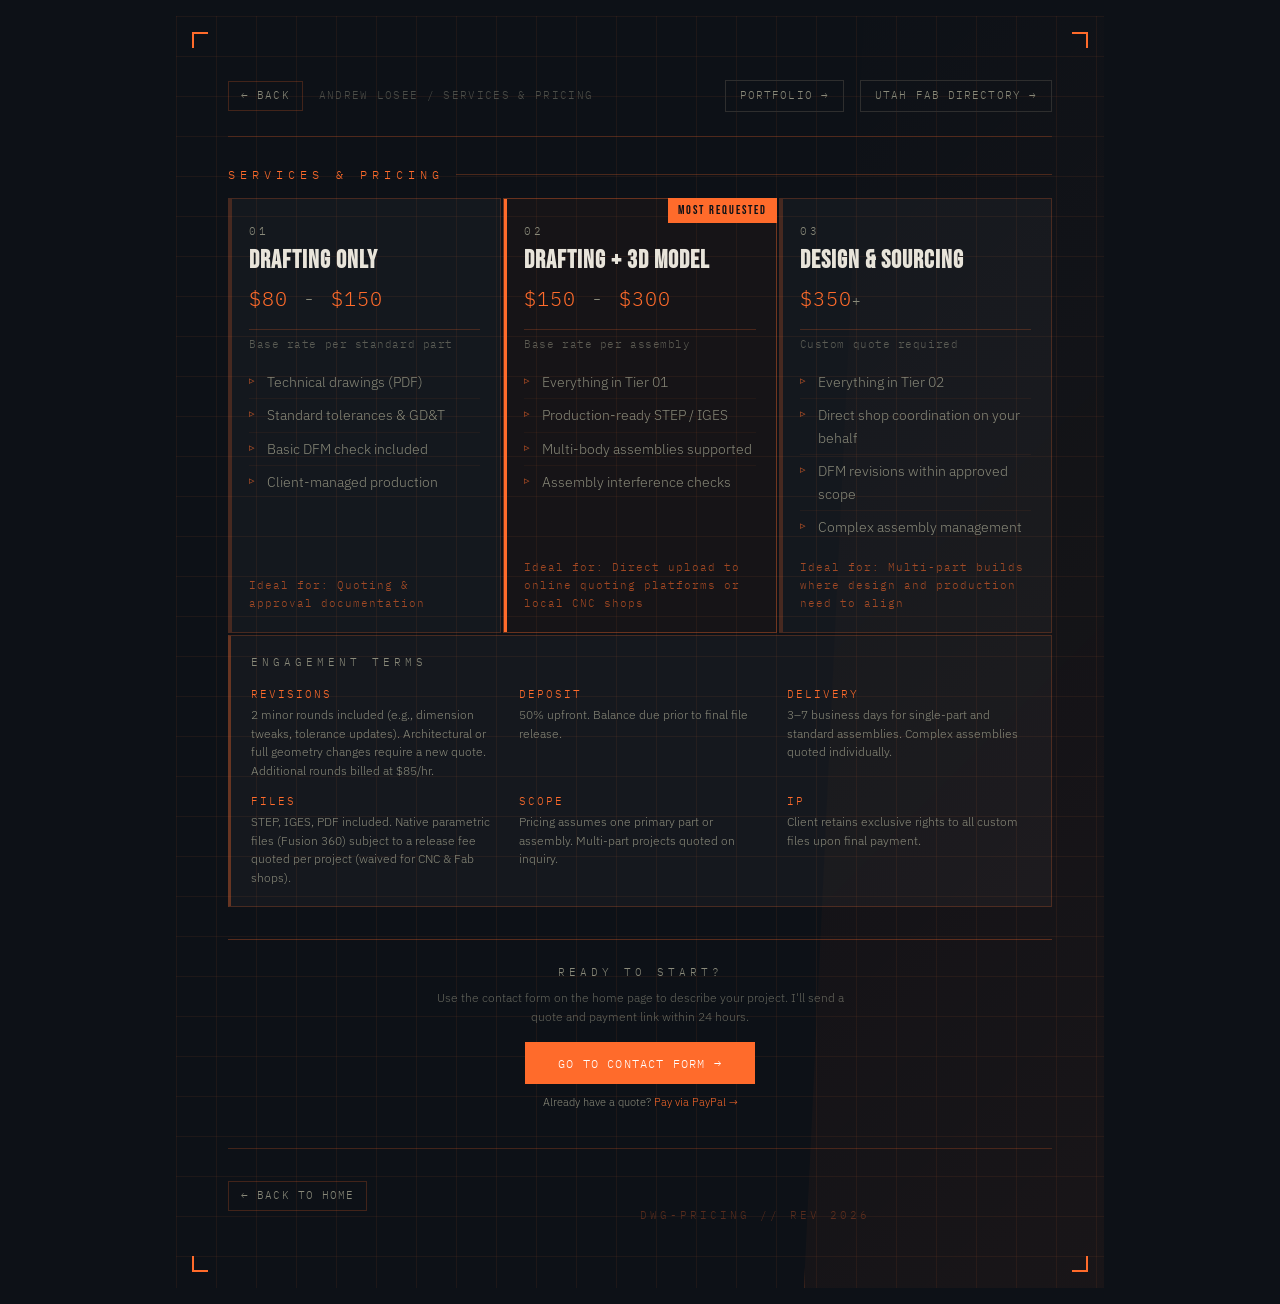
<file: docs/pricing/index.html>
<!DOCTYPE html>
<html lang="en">
<head>
  <meta charset="UTF-8">
  <meta name="viewport" content="width=device-width, initial-scale=1.0">

  <title>Services &amp; Pricing | Andrew Losee CAD Design – Salt Lake City, UT</title>
  <meta name="description" content="CAD drafting and 3D modeling services in Salt Lake City, UT. Transparent pricing from $80, clear engagement terms, and fast delivery for fabrication projects.">
  <meta name="author" content="Andrew Losee">
  <link rel="canonical" href="https://utahfabdirectory.com/pricing/">

  <!-- Open Graph -->
  <meta property="og:title" content="Services &amp; Pricing | Andrew Losee CAD Design">
  <meta property="og:description" content="CAD drafting and 3D modeling — transparent pricing from $80, clear terms, and fast delivery.">
  <meta property="og:type" content="website">
  <meta property="og:url" content="https://utahfabdirectory.com/pricing/">
  <meta property="og:image" content="https://utahfabdirectory.com/assets/og-preview.png">
  <meta property="og:image:width" content="1200">
  <meta property="og:image:height" content="630">
  <meta property="og:image:alt" content="Andrew Losee CAD Design Services and Pricing">
  <meta property="og:locale" content="en_US">
  <meta property="og:site_name" content="Utah Fab Directory">

  <!-- Twitter Card -->
  <meta name="twitter:card" content="summary_large_image">
  <meta name="twitter:title" content="Services &amp; Pricing | Andrew Losee CAD Design">
  <meta name="twitter:description" content="CAD drafting and 3D modeling — transparent pricing from $80, clear terms, and fast delivery.">
  <meta name="twitter:image" content="https://utahfabdirectory.com/assets/og-preview.png">

  <!-- Crosshair favicon -->
  <link rel="icon" href="data:image/svg+xml,<svg xmlns='http://www.w3.org/2000/svg' viewBox='0 0 32 32'><rect width='32' height='32' fill='%230d1117'/><circle cx='16' cy='16' r='10' fill='none' stroke='%23ff6b2b' stroke-width='1.5'/><line x1='16' y1='2' x2='16' y2='30' stroke='%23ff6b2b' stroke-width='1'/><line x1='2' y1='16' x2='30' y2='16' stroke='%23ff6b2b' stroke-width='1'/><circle cx='16' cy='16' r='2' fill='%23ff6b2b'/></svg>">

  <!-- Fonts -->
  <link rel="preconnect" href="https://fonts.googleapis.com">
  <link rel="preconnect" href="https://fonts.gstatic.com" crossorigin>
  <link href="https://fonts.googleapis.com/css2?family=Bebas+Neue&family=IBM+Plex+Mono:wght@400;600&family=IBM+Plex+Sans:ital,wght@0,300;0,400;0,600;1,300&family=Share+Tech+Mono&family=Barlow:wght@300;400;600&display=swap" rel="stylesheet">

  <link rel="stylesheet" href="../css/base.css">
  <link rel="stylesheet" href="../css/site.css">
</head>
<body>

  <div class="page-wrap">
    <div class="flyer">

      <div class="bg-grid"></div>
      <div class="accent-bar"></div>
      <div class="corner tl"></div>
      <div class="corner tr"></div>
      <div class="corner bl"></div>
      <div class="corner br"></div>

      <!-- ── NAV ── -->
      <nav class="pricing-page-nav">
        <a href="../index.html" class="pricing-back-btn">&#8592; Back</a>
        <span class="pricing-page-title">Andrew Losee / Services &amp; Pricing</span>
        <a href="../portfolio/" class="pricing-nav-link">Portfolio &#8594;</a>
        <a href="../directory/" class="pricing-nav-link">Utah Fab Directory &#8594;</a>
      </nav>

      <!-- ── PRICING SECTION ── -->
      <section class="pricing-section">
        <div class="section-label">Services &amp; Pricing</div>

        <div class="pricing-grid">

          <div class="pricing-card">
            <div class="pricing-tier-label">01</div>
            <h3 class="pricing-title">Drafting Only</h3>
            <div class="pricing-price">$80 <span class="pricing-sep">-</span> $150</div>
            <div class="pricing-subtext">Base rate per standard part</div>
            <ul class="pricing-features" role="list">
              <li>Technical drawings (PDF)</li>
              <li>Standard tolerances &amp; GD&amp;T</li>
              <li>Basic DFM check included</li>
              <li>Client-managed production</li>
            </ul>
            <div class="pricing-ideal">Ideal for: Quoting &amp; approval documentation</div>
          </div>

          <div class="pricing-card pricing-card--featured">
            <div class="pricing-badge">MOST REQUESTED</div>
            <div class="pricing-tier-label">02</div>
            <h3 class="pricing-title">Drafting + 3D Model</h3>
            <div class="pricing-price">$150 <span class="pricing-sep">-</span> $300</div>
            <div class="pricing-subtext">Base rate per assembly</div>
            <ul class="pricing-features" role="list">
              <li>Everything in Tier 01</li>
              <li>Production-ready STEP / IGES</li>
              <li>Multi-body assemblies supported</li>
              <li>Assembly interference checks</li>
            </ul>
            <div class="pricing-ideal">Ideal for: Direct upload to online quoting platforms or local CNC shops</div>
          </div>

          <div class="pricing-card">
            <div class="pricing-tier-label">03</div>
            <h3 class="pricing-title">Design &amp; Sourcing</h3>
            <div class="pricing-price">$350<span class="pricing-plus">+</span></div>
            <div class="pricing-subtext">Custom quote required</div>
            <ul class="pricing-features" role="list">
              <li>Everything in Tier 02</li>
              <li>Direct shop coordination on your behalf</li>
              <li>DFM revisions within approved scope</li>
              <li>Complex assembly management</li>
            </ul>
            <div class="pricing-ideal">Ideal for: Multi-part builds where design and production need to align</div>
          </div>

        </div><!-- /pricing-grid -->

        <div class="pricing-policy">
          <div class="pricing-policy-label">ENGAGEMENT TERMS</div>
          <div class="pricing-policy-grid">
            <div class="policy-item">
              <span class="policy-key">Revisions</span>
              <span class="policy-val">2 minor rounds included (e.g., dimension tweaks, tolerance updates). Architectural or full geometry changes require a new quote. Additional rounds billed at $85/hr.</span>
            </div>
            <div class="policy-item">
              <span class="policy-key">Deposit</span>
              <span class="policy-val">50% upfront. Balance due prior to final file release.</span>
            </div>
            <div class="policy-item">
              <span class="policy-key">Delivery</span>
              <span class="policy-val">3–7 business days for single-part and standard assemblies. Complex assemblies quoted individually.</span>
            </div>
            <div class="policy-item">
              <span class="policy-key">Files</span>
              <span class="policy-val">STEP, IGES, PDF included. Native parametric files (Fusion 360) subject to a release fee quoted per project (waived for CNC &amp; Fab shops).</span>
            </div>
            <div class="policy-item">
              <span class="policy-key">Scope</span>
              <span class="policy-val">Pricing assumes one primary part or assembly. Multi-part projects quoted on inquiry.</span>
            </div>
            <div class="policy-item">
              <span class="policy-key">IP</span>
              <span class="policy-val">Client retains exclusive rights to all custom files upon final payment.</span>
            </div>
          </div>
        </div>

        <div class="pricing-payment-block">
          <div class="pricing-payment-label">READY TO START?</div>
          <p class="pricing-payment-note">Use the contact form on the home page to describe your project. I'll send a quote and payment link within 24 hours.</p>
          <a href="../index.html#contactForm" class="pricing-payment-btn">Go to Contact Form →</a>
          <p class="pricing-payment-existing">Already have a quote? <a href="https://paypal.me/UtahFabDirectory?country.x=US&amp;locale.x=en_US" target="_blank" rel="noopener noreferrer" class="pricing-payment-existing-link">Pay via PayPal →</a></p>
        </div>

      </section>

      <!-- ── BOTTOM BACK BUTTON ── -->
      <div class="pricing-back-footer">
        <a href="../index.html" class="pricing-back-btn">&#8592; Back to Home</a>
      </div>

      <span class="ref-tag">DWG-PRICING // REV 2026</span>

    </div><!-- end .flyer -->
  </div><!-- end .page-wrap -->

</body>
</html>
</file>
<file: docs/css/base.css>
/* ═══════════════════════════════════════════════════════════════════════
   BASE.CSS — Shared foundation for entire Utah Fab project
   Loaded FIRST on every page. Page-specific sheets override as needed.
   ═══════════════════════════════════════════════════════════════════════ */

/* ── CSS RESET ───────────────────────────────────────────────────────── */
*, *::before, *::after {
  box-sizing: border-box;
  margin: 0;
  padding: 0;
  border-radius: 0;
}

html {
  scroll-behavior: smooth;
  color-scheme: dark;
  /* Firefox scrollbar */
  scrollbar-width: thin;
  scrollbar-color: var(--border-neutral) var(--bg-deep);
}

img, picture, video, canvas, svg {
  display: block;
  max-width: 100%;
}

input, button, textarea, select {
  font: inherit;
}

select {
  background: var(--bg-deep);
  border: 1px solid var(--border-neutral);
  border-radius: var(--radius);
  color: var(--text-main);
  font-family: var(--font-mono);
  font-size: 0.8rem;
  padding: 8px 28px 8px 12px;  /* right padding reserves space for custom arrow */
  outline: none;
  cursor: pointer;
  transition: border-color 0.2s;
  appearance: none;
  -webkit-appearance: none;
  background-image: url("data:image/svg+xml,%3Csvg xmlns='http://www.w3.org/2000/svg' width='10' height='6' viewBox='0 0 10 6'%3E%3Cpath d='M0 0l5 6 5-6z' fill='%238a8a7a'/%3E%3C/svg%3E");
  background-repeat: no-repeat;
  background-position: right 10px center;
}
select:focus {
  border-color: var(--brand-orange-dim);
  outline: 2px solid var(--brand-orange-dim);
  outline-offset: 2px;
}

/* ── DESIGN TOKENS ───────────────────────────────────────────────────── */
:root {
  /* RGB channels for opacity-aware usage */
  --brand-orange-rgb: 255, 107, 43;
  --bg-dark-rgb:      13, 17, 23;
  --black-rgb:        0, 0, 0;
  --white-rgb:        255, 255, 255;
  --success-rgb:      0, 184, 148;
  --amber-rgb:        255, 165, 0;

  /* Brand palette */
  --brand-orange:      #ff6b2b;   /* Vibrant orange — portfolio accent     */
  --brand-orange-dim:  #e8500a;   /* De-saturated — directory / admin      */
  --brand-orange-strong:#c84009;  /* Hover/darker accent                    */
  --brand-amber:       #f0a500;   /* Secondary warm — highlights, badges   */
  --brand-amber-light: #ffb347;   /* Lighter amber — step titles           */

  /* Backgrounds */
  --bg-dark:           #0d1117;   /* Deep blue-black (portfolio)           */
  --bg-deep:           #0f0f0f;   /* Near-black (directory / admin)        */
  --bg-surface:        #181818;   /* Card / header surface                 */
  --bg-surface-alt:    #222222;   /* Hover / alternate surface             */

  /* Text */
  --text-main:         #e8e4da;   /* Primary readable text                 */
  --text-bright:       #f0ebe0;   /* High-emphasis headings                */
  --text-muted:        #8a8a7a;   /* Secondary / label text                */
  --text-dim:          #7a7672;   /* Tertiary — timestamps, hints          */

  /* Borders */
  --border-color:      rgba(255, 107, 43, 0.22);  /* Warm subtle border  */
  --border-neutral:    #2e2e2e;   /* Neutral dark divider                  */

  /* Semantic */
  --danger:            #d63031;
  --danger-dark:       #b02727;
  --success:           #00b894;
  --white:             #ffffff;
  --black:             #000000;
  --neutral-strong:    #333333;
  --text-print-muted:  #444444;

  /* Misc */
  --tag-bg:            #1e1e1e;
  --radius:            0;

  /* Fonts */
  --font-title:  'Bebas Neue', sans-serif;
  --font-mono:   'IBM Plex Mono', 'Share Tech Mono', monospace;
  --font-body:   'IBM Plex Sans', 'Barlow', sans-serif;

  /* Grid decoration */
  --grid-color:  rgba(var(--brand-orange-rgb), 0.07);

  /* Layering scale */
  --z-bg: 0;
  --z-content: 1;
  --z-corner: 2;
  --z-float: 6;
  --z-sticky: 50;
  --z-header: 100;
  --z-modal: 200;
  --z-lightbox: 1000;
  --z-lightbox-controls: 1001;
}

/* ── GLOBAL BASE STYLES ──────────────────────────────────────────────── */
body {
  font-family: var(--font-body);
  background: var(--bg-deep);
  color: var(--text-main);
  min-height: 100vh;
  min-height: 100dvh;
  line-height: 1.6;
  font-weight: 300;
  -webkit-font-smoothing: antialiased;
}

::selection {
  background: rgba(var(--brand-orange-rgb), 0.3);
  color: var(--text-bright);
}

a {
  color: inherit;
  text-decoration: none;
}

/* ── SCROLLBAR ───────────────────────────────────────────────────────── */
/* Chromium / Safari */
::-webkit-scrollbar       { width: 6px; height: 6px; }
::-webkit-scrollbar-track { background: var(--bg-deep); }
::-webkit-scrollbar-thumb { background: var(--border-neutral); border-radius: 0; }
::-webkit-scrollbar-thumb:hover { background: var(--brand-orange-dim); }

/* ── SHARED ENGINEERING DECORATIONS ──────────────────────────────────── */
.bg-grid {
  position: absolute; inset: 0;
  background-image:
    linear-gradient(rgba(var(--brand-orange-rgb), 0.06) 1px, transparent 1px),
    linear-gradient(90deg, rgba(var(--brand-orange-rgb), 0.06) 1px, transparent 1px);
  background-size: 40px 40px;
  pointer-events: none;
  z-index: var(--z-bg);
}

.corner { position: absolute; width: 16px; height: 16px; pointer-events: none; z-index: var(--z-corner); }
.corner.tl { top: 16px; left: 16px; border-top: 2px solid var(--brand-orange); border-left: 2px solid var(--brand-orange); }
.corner.tr { top: 16px; right: 16px; border-top: 2px solid var(--brand-orange); border-right: 2px solid var(--brand-orange); }
.corner.bl { bottom: 16px; left: 16px; border-bottom: 2px solid var(--brand-orange); border-left: 2px solid var(--brand-orange); }
.corner.br { bottom: 16px; right: 16px; border-bottom: 2px solid var(--brand-orange); border-right: 2px solid var(--brand-orange); }

.section-label {
  font-family: var(--font-mono);
  font-size: 0.75rem;
  color: var(--brand-orange);
  letter-spacing: 5px;
  text-transform: uppercase;
  margin-bottom: 14px;
  display: flex;
  align-items: center;
  gap: 12px;
}
.section-label::after {
  content: '';
  flex: 1;
  height: 1px;
  background: rgba(var(--brand-orange-rgb), 0.25);
}

.ref-tag {
  position: absolute; bottom: 18px; left: 50%;
  transform: translateX(-50%);
  font-family: var(--font-mono);
  font-size: 0.6875rem;
  color: rgba(var(--brand-orange-rgb), 0.3);
  letter-spacing: 3px;
  white-space: nowrap;
  pointer-events: none;
}

/* ── ENTRANCE ANIMATIONS ─────────────────────────────────────────────── */
@keyframes revealUp {
  from { opacity: 0; transform: translateY(24px); }
  to   { opacity: 1; transform: none; }
}

@keyframes revealFade {
  from { opacity: 0; }
  to   { opacity: 1; }
}

@media (prefers-reduced-motion: reduce) {
  *, *::before, *::after {
    animation-duration: 0.01ms !important;
    animation-iteration-count: 1 !important;
    transition-duration: 0.01ms !important;
  }
}

/* ── UTILITY CLASSES ─────────────────────────────────────────────────── */
.hidden  { display: none !important; }
.sr-only {
  position: absolute; width: 1px; height: 1px;
  padding: 0; margin: -1px; overflow: hidden;
  clip-path: inset(50%); border: 0;
}
</file>
<file: docs/css/site.css>
/* ═══════════════════════════════════════════════════════════════════════
   STYLES.CSS — Portfolio page (index.html)
   Requires: base.css loaded first
   ═══════════════════════════════════════════════════════════════════════ */

/* ── PAGE-SPECIFIC OVERRIDES ── */
:root {
  /* Portfolio uses the blue-black bg and vibrant orange */
  --iron: var(--bg-dark);
  --orange: var(--brand-orange);
  --amber: var(--brand-amber-light);
  --light: var(--text-main);
  --muted: var(--text-muted);
  --card-bg: rgba(var(--white-rgb), 0.03);
  --card-border: var(--border-color);

  /* ── TYPE SCALE ── */
  --fs-xs: 0.6875rem;
  --fs-sm: 0.75rem;
  --fs-base: 0.875rem;
  --fs-md: 0.9375rem;
  --fs-lg: 1.125rem;
  --fs-xl: 1.25rem;
  --fs-2xl: 1.375rem;
  --fs-3xl: 1.5625rem;
  --fs-4xl: 1.6875rem;
  --fs-5xl: 2rem;
  --fs-hero: clamp(52px, 8vw, 80px);
}

/* ── LIGHT / BLUEPRINT MODE ── */
body.light-mode {
  --iron: #f0ece2;
  --light: #1a1a1a;
  --muted: #5a5a4a;
  --card-bg: rgba(var(--black-rgb), 0.04);
  --card-border: rgba(var(--brand-orange-rgb), 0.35);
  --grid-color: rgba(var(--brand-orange-rgb), 0.1);
}

body {
  background: var(--iron);
  color: var(--light);
  font-family: var(--font-body);
  transition:
    background 0.3s,
    color 0.3s;
}

/* ── LAYOUT ── */
.page-wrap {
  max-width: 960px;
  margin: 0 auto;
  padding: 16px;
}

.flyer {
  position: relative;
  overflow: hidden;
  padding: 48px 52px 44px;
}

/* Lift all non-decorative children above .bg-grid (z-index: 0) in one rule */
.flyer > *:not(.bg-grid):not(.accent-bar):not(.corner) {
  position: relative;
  z-index: var(--z-content);
}

/* ── BACKGROUND & DECORATION ── */
/* bg-grid: base.css provides defaults; portfolio uses --grid-color */
.bg-grid {
  background-image:
    linear-gradient(var(--grid-color) 1px, transparent 1px),
    linear-gradient(90deg, var(--grid-color) 1px, transparent 1px);
}

.accent-bar {
  position: absolute;
  top: 0;
  right: 0;
  width: 300px;
  height: 100%;
  background: linear-gradient(135deg, transparent, rgba(var(--brand-orange-rgb), 0.05));
  border-left: 1px solid rgba(var(--brand-orange-rgb), 0.15);
  clip-path: polygon(60px 0, 100% 0, 100% 100%, 0 100%);
  pointer-events: none;
}

/* Portfolio overrides corners to use local --orange alias */
.corner.tl {
  border-color: var(--orange);
}
.corner.tr {
  border-color: var(--orange);
}
.corner.bl {
  border-color: var(--orange);
}
.corner.br {
  border-color: var(--orange);
}

.ref-tag {
  font-size: var(--fs-xs);
}

/* ── HEADER ── */
.header {
  display: flex;
  justify-content: space-between;
  align-items: flex-start;
  border-bottom: 2px solid var(--orange);
  padding-bottom: 24px;
  margin-bottom: 36px;
  position: relative;
  animation: revealUp 0.7s ease-out both;
}

.name-block h1 {
  font-family: var(--font-title);
  font-size: var(--fs-hero);
  line-height: 0.9;
  letter-spacing: 2px;
  color: var(--light);
}
.name-block h1 span {
  color: var(--orange);
  text-shadow: 0 0 40px rgba(var(--brand-orange-rgb), 0.2);
}

.tagline {
  font-family: var(--font-mono);
  font-size: var(--fs-base);
  color: var(--orange);
  letter-spacing: 4px;
  margin-top: 50px;
}

.badge {
  background: var(--orange);
  color: var(--bg-dark);
  font-family: var(--font-title);
  font-size: var(--fs-lg);
  letter-spacing: 2px;
  padding: 6px 14px;
  bo21rder-radius: var(--radius);
  white-space: nowrap;
  flex-shrink: 0;
}

.header-contact {
  display: flex;
  flex-direction: column;
  align-items: flex-end;
  gap: 6px;
  text-align: right;
}

.header-contact h4 {
  font-family: var(--font-title);
  font-size: var(--fs-xl);
  letter-spacing: 2px;
  color: var(--orange);
}

.header-location {
  font-family: var(--font-title);
  font-size: var(--fs-5xl);
  color: rgba(var(--brand-orange-rgb), 0.18);
  letter-spacing: 3px;
  line-height: 1;
}

/* ── SECTION LABELS ── */
/* section-label base in base.css; portfolio overrides font-size + color */
.section-label {
  font-size: var(--fs-sm);
  color: var(--orange);
}

/* ── PROCESS + PORTFOLIO ── */
.process-portfolio-section {
  margin-bottom: 36px;
  position: relative;
  animation: revealUp 0.7s 0.15s ease-out both;
}

.timeline {
  position: relative;
  display: grid;
  gap: 12px;
  padding-left: 18px;
}
.timeline::before {
  content: "";
  position: absolute;
  left: 6px;
  top: 0;
  bottom: 0;
  width: 1px;
  background: rgba(var(--brand-orange-rgb), 0.25);
}

.timeline-step {
  position: relative;
  display: grid;
  grid-template-columns: 1.1fr 1.4fr;
  gap: 18px;
  padding: 16px;
  border: 1px solid var(--card-border);
  background: var(--card-bg);
  transition: transform 0.25s ease, border-color 0.25s ease, box-shadow 0.25s ease;
}
.timeline-step:hover {
  transform: translateY(-2px);
  border-color: rgba(var(--brand-orange-rgb), 0.4);
  box-shadow: 0 4px 24px rgba(var(--brand-orange-rgb), 0.06);
}
.timeline-step::before {
  content: "";
  position: absolute;
  left: -12px;
  top: 22px;
  width: 8px;
  height: 8px;
  border-radius: 0;
  background: var(--iron);
  border: 1px solid var(--orange);
  box-shadow: 0 0 0 3px rgba(var(--brand-orange-rgb), 0.08);
}

.timeline-content .step-num {
  font-family: var(--font-mono);
  font-size: var(--fs-sm);
  color: var(--muted);
  letter-spacing: 2px;
  margin-bottom: 6px;
}
.timeline-content .step-title {
  font-family: var(--font-title);
  font-size: var(--fs-4xl);
  color: var(--amber);
  line-height: 1;
  margin-bottom: 6px;
}
.timeline-content .step-desc {
  font-size: var(--fs-lg);
  color: var(--muted);
  line-height: 1.6;
  font-weight: 300;
}
.timeline-content .inline-link {
  color: var(--orange);
  text-decoration: none;
  border-bottom: 1px dashed var(--orange);
  transition:
    color 0.15s,
    border-color 0.15s;
}
.timeline-content .inline-link:hover {
  color: var(--white);
  border-bottom-color: var(--white);
}
.timeline-content .step-caption {
  margin-top: 10px;
  font-family: var(--font-mono);
  font-size: var(--fs-sm);
  color: var(--orange);
  letter-spacing: 1px;
}

.thumb {
  aspect-ratio: 4/3;
  border: 1px solid var(--card-border);
  background: var(--card-bg);
  cursor: pointer;
  position: relative;
  overflow: hidden;
  display: flex;
  align-items: center;
  justify-content: center;
  transition: border-color 0.2s;
}
.thumb:hover {
  border-color: var(--orange);
}
.thumb:hover .thumb-overlay {
  opacity: 1;
}

.thumb img {
  width: 100%;
  height: 100%;
  object-fit: cover;
  display: block;
  transition: transform 0.3s ease;
}
.thumb:hover img {
  transform: scale(1.03);
}

.thumb-placeholder {
  font-family: var(--font-mono);
  font-size: var(--fs-xs);
  color: var(--muted);
  letter-spacing: 2px;
  text-align: center;
  padding: 8px;
  line-height: 2;
}

.thumb-overlay {
  position: absolute;
  inset: 0;
  background: rgba(var(--brand-orange-rgb), 0.15);
  display: flex;
  align-items: center;
  justify-content: center;
  opacity: 0;
  transition: opacity 0.2s;
  font-family: var(--font-mono);
  font-size: var(--fs-xs);
  color: var(--orange);
  letter-spacing: 2px;
}

/* ── LIGHTBOX ── */
.lightbox {
  display: none;
  position: fixed;
  inset: 0;
  background: rgba(var(--black-rgb), 0.92);
  z-index: var(--z-lightbox);
  align-items: center;
  justify-content: center;
  flex-direction: column;
  gap: 16px;
}
.lightbox.open {
  display: flex;
}
/* Row container: arrow ← image → arrow */
.lightbox-stage {
  display: flex;
  align-items: center;
  justify-content: center;
  gap: 1rem;
  width: 100%;
  max-width: 100vw;
  padding: 0 1rem;
  box-sizing: border-box;
}
.lightbox img {
  max-width: min(80vw, 1200px);
  max-height: 80vh;
  object-fit: contain;
  border: 1px solid var(--orange);
  flex: 0 1 auto;
  min-width: 0;
}
.lightbox-close {
  font-family: var(--font-mono);
  font-size: var(--fs-base);
  color: var(--orange);
  letter-spacing: 3px;
  cursor: pointer;
  background: none;
  border: 1px solid var(--orange);
  padding: 8px 20px;
}
.lightbox-close:focus {
  outline: 2px solid var(--orange);
  outline-offset: 2px;
}
.lightbox-label {
  font-family: var(--font-mono);
  font-size: var(--fs-sm);
  color: var(--muted);
  letter-spacing: 2px;
}

.lightbox-card-nav {
  font-family: var(--font-mono);
  font-size: var(--fs-xs);
  color: var(--orange);
  letter-spacing: 2px;
  background: none;
  border: 1px solid rgba(var(--brand-orange-rgb), 0.45);
  padding: 6px 10px;
  cursor: pointer;
}

.lightbox-card-nav:hover {
  border-color: var(--orange);
  background: rgba(var(--brand-orange-rgb), 0.12);
}

/* Lightbox prev / next arrows — flex siblings of img */
.lightbox-arrow {
  flex: 0 0 auto;
  background: rgba(var(--brand-orange-rgb), 0.08);
  border: 1px solid rgba(var(--brand-orange-rgb), 0.3);
  color: var(--orange);
  font-size: 2.5rem;
  line-height: 1;
  padding: 12px 16px;
  cursor: pointer;
  transition:
    background 0.2s,
    border-color 0.2s;
}
.lightbox-arrow:hover {
  background: rgba(var(--brand-orange-rgb), 0.18);
  border-color: var(--orange);
}
.lightbox-arrow:focus {
  outline: 2px solid var(--orange);
  outline-offset: 2px;
}

@media (max-width: 768px) {
  .lightbox-stage {
    gap: 0.5rem;
    padding: 0 0.5rem;
  }
  .lightbox img {
    max-width: calc(100vw - 100px);
  }
  .lightbox-arrow {
    font-size: 1.8rem;
    padding: 8px 10px;
  }
}

/* ── CAPABILITIES GRID ── */
.caps-grid {
  display: grid;
  grid-template-columns: repeat(4, 1fr);
  gap: 10px;
  margin-bottom: 16px;
}
.caps-card {
  border: 1px solid rgba(var(--white-rgb), 0.1);
  padding: 14px 16px;
  background: rgba(var(--white-rgb), 0.03);
  transition: transform 0.25s ease, border-color 0.25s ease;
}
.caps-card:hover {
  transform: translateY(-2px);
  border-color: rgba(var(--brand-orange-rgb), 0.35);
}
.caps-card--featured {
  border-color: var(--orange);
  background: rgba(var(--brand-orange-rgb), 0.06);
}
.caps-card-label {
  font-family: var(--font-mono);
  font-size: 0.5625rem;
  letter-spacing: 2px;
  color: var(--orange);
  margin-bottom: 10px;
  text-transform: uppercase;
}
.caps-list {
  list-style: none;
  padding: 0;
  margin: 0;
  display: flex;
  flex-direction: column;
  gap: 6px;
}
.caps-item {
  font-family: var(--font-mono);
  font-size: var(--fs-xs);
  color: var(--muted);
  letter-spacing: 0.5px;
  padding-left: 10px;
  position: relative;
}
.caps-item::before {
  content: '';
  position: absolute;
  left: 0;
  top: 50%;
  transform: translateY(-50%);
  width: 4px;
  height: 1px;
  background: var(--muted);
}
.caps-item--primary {
  color: var(--light);
  font-weight: 600;
}
.caps-item--primary::before {
  background: var(--orange);
  width: 5px;
}
.caps-portfolio-link {
  text-align: right;
}
.caps-view-btn {
  font-family: var(--font-mono);
  font-size: var(--fs-xs);
  letter-spacing: 2px;
  color: var(--orange);
  text-decoration: none;
  text-transform: uppercase;
  transition: opacity 0.2s;
}
.caps-view-btn:hover { opacity: 0.7; }

/* ── VALUE PROPOSITION ── */
.value-prop-section {
  margin-bottom: 36px;
  position: relative;
  animation: revealUp 0.7s 0.3s ease-out both;
}

/* Collapsible toggle label */
.section-label--toggle {
  display: flex;
  align-items: center;
  gap: 6px;
  cursor: pointer;
  background: none;
  border: none;
  padding: 0;
  -webkit-appearance: none;
  appearance: none;
  font: inherit;
  user-select: none;
}
.section-chevron {
  transition: transform 0.25s ease;
  opacity: 0.5;
  flex-shrink: 0;
}
.section-label--toggle[aria-expanded="false"] .section-chevron {
  transform: rotate(-90deg);
}

.value-prop-grid {
  display: grid;
  grid-template-columns: 1fr 1fr;
  gap: 12px;
  /* Collapse animation */
  max-height: 800px;
  overflow: hidden;
  transition: max-height 0.35s ease, opacity 0.3s ease;
  opacity: 1;
}
.value-prop-grid.collapsed {
  max-height: 0;
  opacity: 0;
}
.value-prop-card {
  border: 1px solid var(--card-border);
  background: var(--card-bg);
  padding: 28px 24px 24px;
  position: relative;
  transition: transform 0.25s ease, border-color 0.25s ease, box-shadow 0.25s ease;
}
.value-prop-card:hover {
  transform: translateY(-2px);
  box-shadow: 0 6px 28px rgba(var(--brand-orange-rgb), 0.06);
}
.value-prop-card::before {
  content: "";
  position: absolute;
  top: 0;
  left: 0;
  width: 3px;
  height: 100%;
}
.value-prop-card--do::before   { background: var(--orange); }
.value-prop-card--floor::before { background: var(--orange); opacity: 0.6; }
.value-prop-card--do    { border-color: rgba(var(--brand-orange-rgb), 0.25); }
.value-prop-card--floor { border-color: rgba(var(--brand-orange-rgb), 0.15); }

.value-prop-icon {
  font-size: var(--fs-xl);
  color: var(--orange);
  margin-bottom: 10px;
  line-height: 1;
}
.value-prop-card--floor .value-prop-icon {
  color: var(--orange);
  opacity: 0.7;
}

/* Credential tags row */
.value-prop-creds {
  display: flex;
  flex-wrap: wrap;
  gap: 6px;
  margin-bottom: 14px;
}
.cred-tag {
  font-family: var(--font-mono);
  font-size: 0.5625rem;
  letter-spacing: 1.5px;
  text-transform: uppercase;
  color: var(--orange);
  border: 1px solid rgba(var(--brand-orange-rgb), 0.3);
  padding: 4px 10px;
  white-space: nowrap;
  transition: border-color 0.2s, background 0.2s;
}
.cred-tag:hover {
  border-color: var(--orange);
  background: rgba(var(--brand-orange-rgb), 0.06);
}
.value-prop-title {
  font-family: var(--font-title);
  font-size: var(--fs-3xl);
  letter-spacing: 1px;
  color: var(--light);
  line-height: 1.1;
  margin-bottom: 10px;
}
.value-prop-desc {
  font-size: var(--fs-md);
  color: var(--muted);
  line-height: 1.65;
  font-weight: 300;
  margin-bottom: 14px;
}
.value-prop-list {
  list-style: none;
  padding: 0;
  margin: 0;
  display: flex;
  flex-direction: column;
  gap: 6px;
}
.value-prop-list li {
  font-family: var(--font-mono);
  font-size: var(--fs-xs);
  color: var(--muted);
  letter-spacing: 0.5px;
  padding-left: 14px;
  position: relative;
}
.value-prop-list li::before {
  content: "▹";
  position: absolute;
  left: 0;
  color: var(--orange);
  font-size: var(--fs-xs);
}

/* Flow diagram (Your Idea → My CAD Files → Their Machine) */
.value-prop-flow {
  display: flex;
  align-items: center;
  gap: 10px;
  flex-wrap: wrap;
  margin-top: 8px;
}
.flow-step {
  font-family: var(--font-mono);
  font-size: var(--fs-sm);
  letter-spacing: 1px;
  color: var(--muted);
  padding: 6px 14px;
  border: 1px solid rgba(var(--white-rgb), 0.1);
  background: rgba(var(--white-rgb), 0.02);
  white-space: nowrap;
}
.flow-step--me {
  color: var(--orange);
  border-color: rgba(var(--brand-orange-rgb), 0.4);
  background: rgba(var(--brand-orange-rgb), 0.06);
  font-weight: 600;
}
.flow-arrow {
  font-size: var(--fs-lg);
  color: rgba(var(--brand-orange-rgb), 0.35);
  line-height: 1;
}

/* ── 3D VIEWER ── */
.viewer-3d-wrap {
  margin-bottom: 20px;
  border: 1px solid var(--card-border);
  background: var(--card-bg);
  overflow: hidden;
}
.viewer-3d-wrap--full {
  margin-bottom: 28px;
}
.viewer-3d-label {
  display: flex;
  align-items: center;
  gap: 10px;
  padding: 10px 16px;
  border-bottom: 1px solid var(--card-border);
}
.viewer-3d-tag {
  font-family: var(--font-mono);
  font-size: 0.5625rem;
  letter-spacing: 2px;
  text-transform: uppercase;
  color: var(--bg-dark);
  background: var(--orange);
  padding: 2px 8px;
  font-weight: 600;
}
.viewer-3d-title {
  font-family: var(--font-mono);
  font-size: var(--fs-sm);
  color: var(--light);
  letter-spacing: 0.5px;
}
.viewer-3d-container {
  position: relative;
  width: 100%;
  aspect-ratio: 16 / 9;
  background: var(--black);
}
.viewer-3d-container--large {
  aspect-ratio: 16 / 10;
}
.viewer-3d-frame {
  position: absolute;
  inset: 0;
  width: 100%;
  height: 100%;
  border: none;
}
.viewer-3d-hint {
  font-family: var(--font-mono);
  font-size: var(--fs-xs);
  letter-spacing: 1px;
  color: var(--muted);
  opacity: 0.5;
  text-align: center;
  padding: 8px 16px;
  margin: 0;
}

/* ── PORTFOLIO SHOWCASE (homepage) ── */
.portfolio-showcase-section {
  margin-bottom: 36px;
  position: relative;
  animation: revealUp 0.7s 0.45s ease-out both;
}

/* ── FILTER BAR (portfolio page, shown by JS when 2+ tags exist) ── */
.port-filter-bar {
  display: none;
  gap: 6px;
  flex-wrap: wrap;
  margin-bottom: 20px;
}
.port-filter-btn {
  font-family: var(--font-mono);
  font-size: var(--fs-xs);
  letter-spacing: 2px;
  text-transform: uppercase;
  background: transparent;
  border: 1px solid rgba(var(--white-rgb), 0.1);
  color: var(--muted);
  padding: 6px 14px;
  cursor: pointer;
  transition: color 0.2s, border-color 0.2s, background 0.2s;
}
.port-filter-btn:hover {
  border-color: rgba(var(--brand-orange-rgb), 0.4);
  color: var(--light);
}
.port-filter-btn.active {
  background: var(--orange);
  border-color: var(--orange);
  color: var(--bg-dark);
  font-weight: 600;
}

/* ── FULL PORTFOLIO GRID (portfolio page) ── */
.port-grid--full {
  grid-template-columns: repeat(3, 1fr);
}

/* ── INLINE 3D MODEL CARD ── */
.port-thumb--model {
  aspect-ratio: 4/3;
  overflow: hidden;
  background: var(--bg-dark);
  border: 1px solid rgba(var(--white-rgb), 0.08);
  position: relative;
}
/* OV embedded viewer host */
.model-viewer-host {
  width: 100%;
  height: 100%;
  position: relative;
  opacity: 0;
  pointer-events: none;
  transition: opacity 0.2s ease;
}
.port-thumb--model.is-model-open .model-viewer-host {
  opacity: 1;
  pointer-events: auto;
}
.model-render-curtain {
  position: absolute;
  inset: 0;
  z-index: var(--z-content);
  display: grid;
  place-items: center;
  overflow: hidden;
  transition: opacity 0.2s ease;
}
.port-thumb--model.is-model-open .model-render-curtain {
  opacity: 0;
  pointer-events: none;
}
.model-render-thumb {
  width: 100%;
  height: 100%;
  object-fit: cover;
  display: block;
}
.model-toggle-btn {
  position: absolute;
  top: 8px;
  right: 8px;
  z-index: var(--z-float);
  border: 1px solid rgba(var(--white-rgb), 0.35);
  background: rgba(var(--bg-dark-rgb), 0.78);
  color: var(--light);
  font-family: var(--font-mono);
  font-size: 0.625rem;
  letter-spacing: 1.5px;
  padding: 6px 12px;
  cursor: pointer;
  text-transform: none;
  opacity: 1;
  transition: opacity 0.25s ease, border-color 0.2s ease, color 0.2s ease;
}
.model-toggle-btn:hover {
  border-color: var(--orange);
  color: var(--orange);
}
.model-fullscreen-btn {
  position: absolute;
  top: 6px;
  left: 6px;
  z-index: var(--z-corner);
  border: 1px solid rgba(var(--white-rgb), 0.25);
  background: rgba(var(--bg-dark-rgb), 0.72);
  color: var(--light);
  font-family: var(--font-mono);
  font-size: 0.5625rem;
  letter-spacing: 1.5px;
  padding: 3px 7px;
  cursor: pointer;
  opacity: 1;
  transition: opacity 0.25s ease, border-color 0.2s ease, color 0.2s ease;
}
.model-fullscreen-btn:hover,
.model-fullscreen-btn.is-active {
  border-color: var(--orange);
  color: var(--orange);
}
.port-thumb--model.model-controls-idle .model-toggle-btn,
.port-thumb--model.model-controls-idle .model-fullscreen-btn {
  opacity: 0;
}
.model-orbit-toast {
  position: absolute;
  left: 50%;
  bottom: 10px;
  transform: translateX(-50%) translateY(6px);
  opacity: 0;
  pointer-events: none;
  z-index: var(--z-float);
  font-family: var(--font-mono);
  font-size: 0.625rem;
  letter-spacing: 1px;
  color: var(--light);
  background: rgba(var(--bg-dark-rgb), 0.9);
  border: 1px solid rgba(var(--white-rgb), 0.2);
  padding: 4px 10px;
  white-space: nowrap;
  transition: opacity 0.25s ease, transform 0.25s ease;
}
.model-orbit-toast.is-visible {
  opacity: 1;
  transform: translateX(-50%) translateY(0);
}
.port-thumb--model:fullscreen {
  width: 100vw;
  height: 100vh;
  aspect-ratio: auto;
}

.port-thumb--model:fullscreen .model-render-curtain,
.port-thumb--model.is-pseudo-fullscreen .model-render-curtain {
  display: flex;
  align-items: center;
  justify-content: center;
}

.port-thumb--model:fullscreen .model-render-thumb,
.port-thumb--model.is-pseudo-fullscreen .model-render-thumb {
  object-fit: contain;
}

/* iOS / mobile fallback: CSS pseudo-fullscreen */
.port-thumb--model.is-pseudo-fullscreen {
  position: fixed;
  inset: 0;
  z-index: 9999;
  width: 100vw;
  height: 100dvh;
  min-height: 100vh;
  max-width: none;
  max-height: none;
  aspect-ratio: auto;
  border: none;
  border-radius: 0;
  background: var(--bg-deep);
}
html.has-pseudo-fullscreen,
body.has-pseudo-fullscreen {
  overflow: hidden;
  overscroll-behavior: none;
}

/* Fix iOS stacking context issue by elevating the parent card during pseudo-fullscreen */
.has-pseudo-fullscreen-wrapper {
  z-index: 9999;
  position: relative;
}

/* Admin grid card: native fullscreen — centre and fill children */
.port-admin-card-img:fullscreen {
  display: flex;
  align-items: center;
  justify-content: center;
  background: var(--bg-deep);
}
.port-admin-card-img:fullscreen img,
.port-admin-card-img:fullscreen iframe {
  width: 100%;
  height: 100%;
  object-fit: contain;
}
/* Admin grid card: iOS Safari pseudo-fullscreen fallback */
.port-admin-card-img.is-pseudo-fullscreen {
  position: fixed;
  inset: 0;
  z-index: 9999;
  width: 100vw;
  height: 100dvh;
  min-height: 100vh;
  max-width: none;
  max-height: none;
  aspect-ratio: auto;
  border: none;
  border-radius: 0;
  background: var(--bg-deep);
  display: flex;
  align-items: center;
  justify-content: center;
}
.port-admin-card-img.is-pseudo-fullscreen img,
.port-admin-card-img.is-pseudo-fullscreen iframe {
  width: 100%;
  height: 100%;
  object-fit: contain;
}

/* Focus state — single-click highlight ring */
.port-thumb--model.is-card-focused {
  outline: 2px solid var(--orange);
  outline-offset: 2px;
  box-shadow: 0 0 0 4px rgba(var(--orange-rgb, 232, 121, 36), 0.18);
}
.model-viewer-host canvas {
  display: block;
  width: 100% !important;
  height: 100% !important;
}
.model-embed-frame {
  width: 100%;
  height: 100%;
  border: none;
  display: block;
}
/* OV progress/loading text inherits site styling */
.model-viewer-host > div:not(:has(canvas)) {
  font-family: var(--font-mono);
  font-size: var(--fs-xs);
  letter-spacing: 1px;
  color: var(--muted);
  text-align: center;
  padding-top: 35%;
}
.model-viewer-fallback {
  display: flex;
  align-items: center;
  justify-content: center;
  width: 100%;
  height: 100%;
  font-family: var(--font-mono);
  font-size: var(--fs-xs);
  letter-spacing: 2px;
  color: var(--muted);
}
.port-model-frame {
  width: 100%;
  height: 100%;
  border: none;
  display: block;
}
.port-model-badge {
  display: none;
  position: absolute;
  top: 8px;
  right: 98px;
  font-family: var(--font-mono);
  font-size: 0.5rem;
  letter-spacing: 1.5px;
  background: var(--orange);
  color: var(--bg-dark);
  padding: 2px 7px;
  font-weight: 600;
  pointer-events: none;
  z-index: var(--z-sticky);
}
/* Orbit-centre XYZ gizmo overlay (Fusion 360-style) */
.ov-pivot-gizmo {
  position: absolute;
  top: 0;
  left: 0;
  pointer-events: none;
  z-index: var(--z-corner);
  opacity: 0;
  transition: opacity 0.1s ease;
}
.ov-pivot-gizmo.visible {
  opacity: 1;
}
/* 3D cards don't lift - the canvas needs stable pointer events */
.port-item--model:hover { transform: none; }

/* ── EMPTY STATE ── */
.port-empty {
  padding: 3rem 1rem;
  text-align: center;
}
.port-empty-label {
  font-family: var(--font-mono);
  font-size: var(--fs-sm);
  letter-spacing: 1px;
  color: var(--muted);
  text-transform: none;
}
.port-empty-actions {
  margin-top: 14px;
  display: flex;
  justify-content: center;
  gap: 10px;
  flex-wrap: wrap;
}
.port-empty-btn,
.port-empty-link {
  font-family: var(--font-mono);
  font-size: var(--fs-xs);
  letter-spacing: 1px;
  color: var(--light);
  border: 1px solid rgba(255, 255, 255, 0.2);
  background: rgba(255, 255, 255, 0.03);
  padding: 8px 14px;
  text-decoration: none;
}
.port-empty-btn {
  cursor: pointer;
}
.port-empty-btn:hover,
.port-empty-link:hover {
  border-color: var(--orange);
  color: var(--orange);
}

/* ── LOADING STATE ── */
.port-loading {
  text-align: center;
  padding: 3rem 1rem;
}
.port-loading-text {
  font-family: var(--font-mono);
  font-size: var(--fs-sm);
  letter-spacing: 3px;
  color: var(--muted);
  text-transform: uppercase;
  animation: revealFade 0.8s ease-out infinite alternate;
}

/* ── FOOTER ── */
.footer {
  border-top: 2px solid var(--orange);
  padding-top: 22px;
  display: flex;
  justify-content: space-between;
  align-items: center;
  flex-wrap: wrap;
  gap: 20px;
  position: relative;
  animation: revealFade 0.8s 0.6s ease-out both;
}

.footer-sig {
  display: flex;
  align-items: center;
  gap: 12px;
}

.footer-initials {
  font-family: var(--font-title);
  font-size: var(--fs-3xl);
  color: var(--orange);
  letter-spacing: 2px;
  line-height: 1;
}

.footer-copy {
  font-family: var(--font-mono);
  font-size: var(--fs-xs);
  color: var(--muted);
  letter-spacing: 1px;
}

.footer-tagline {
  font-family: var(--font-mono);
  font-size: var(--fs-xs);
  letter-spacing: 2px;
  text-transform: uppercase;
  color: rgba(255, 107, 43, 0.4);
}

.contact-block h4 {
  font-family: var(--font-title);
  font-size: var(--fs-3xl);
  letter-spacing: 2px;
  color: var(--orange);
  margin-bottom: 8px;
}
.contact-line {
  font-family: var(--font-mono);
  font-size: var(--fs-base);
  color: var(--muted);
  letter-spacing: 2px;
  line-height: 2.2;
  display: flex;
  align-items: center;
  gap: 8px;
}
.contact-line a {
  color: var(--light);
  text-decoration: none;
  transition: color 0.2s;
}
.contact-line a:hover {
  color: var(--orange);
}

.footer-actions {
  display: flex;
  flex-direction: column;
  gap: 8px;
  align-items: flex-end;
}

.btn-print {
  font-family: var(--font-mono);
  font-size: var(--fs-sm);
  letter-spacing: 2px;
  background: var(--orange);
  color: var(--bg-dark);
  border: none;
  padding: 10px 20px;
  cursor: pointer;
  text-transform: uppercase;
  transition: opacity 0.2s;
}
.btn-print:hover {
  opacity: 0.85;
}
.btn-print:focus {
  outline: 2px solid var(--orange);
  outline-offset: 2px;
}

/* ── CONTACT FORM ── */
.contact-form {
  display: flex;
  flex-direction: column;
  gap: 8px;
  width: 280px;
}

.cf-row {
  display: flex;
  gap: 8px;
}
.cf-row--split {
  display: flex;
  gap: 8px;
  align-items: center;
}

.cf-input {
  width: 100%;
  background: rgba(255, 255, 255, 0.04);
  border: 1px solid rgba(255, 107, 43, 0.25);
  border-radius: var(--radius);
  color: var(--light);
  font-family: var(--font-mono);
  font-size: var(--fs-sm);
  letter-spacing: 1px;
  padding: 8px 10px;
  outline: none;
  transition:
    border-color 0.2s,
    box-shadow 0.2s;
}
.cf-input:focus {
  border-color: var(--orange);
  box-shadow: 0 0 0 2px rgba(255, 107, 43, 0.12);
}
.cf-input::placeholder {
  color: var(--muted);
  font-size: var(--fs-xs);
  letter-spacing: 2px;
  text-transform: uppercase;
}
.cf-textarea {
  resize: vertical;
  min-height: 52px;
  line-height: 1.5;
}

.cf-file-label {
  display: inline-flex;
  align-items: center;
  gap: 5px;
  font-family: var(--font-mono);
  font-size: var(--fs-xs);
  letter-spacing: 1px;
  color: var(--muted);
  cursor: pointer;
  padding: 6px 10px;
  border: 1px solid rgba(255, 255, 255, 0.08);
  border-radius: var(--radius);
  transition:
    border-color 0.2s,
    color 0.2s;
  white-space: nowrap;
  overflow: hidden;
  text-overflow: ellipsis;
  max-width: 160px;
  flex-shrink: 1;
}
.cf-file-label:hover {
  border-color: var(--orange);
  color: var(--light);
}
.cf-file-label.has-file {
  color: var(--orange);
  border-color: rgba(255, 107, 43, 0.4);
}

.cf-submit {
  font-family: var(--font-mono);
  font-size: var(--fs-sm);
  letter-spacing: 3px;
  background: var(--orange);
  color: var(--iron);
  border: none;
  border-radius: var(--radius);
  padding: 8px 20px;
  cursor: pointer;
  text-transform: uppercase;
  font-weight: 600;
  transition:
    opacity 0.2s,
    background 0.2s;
  flex-shrink: 0;
  margin-left: auto;
}
.cf-submit:hover {
  opacity: 0.85;
}
.cf-submit:disabled {
  opacity: 0.5;
  cursor: not-allowed;
}

.cf-feedback {
  font-family: var(--font-mono);
  font-size: var(--fs-xs);
  letter-spacing: 1px;
  min-height: 1.4em;
  transition: opacity 0.3s;
}
.cf-feedback.success {
  color: #00b894;
}
.cf-feedback.error {
  color: #d63031;
}

/* ── QUOTE CONFIRMATION (post-submit) ── */
.quote-confirmation {
  width: 280px;
  text-align: left;
}
.quote-msg {
  font-family: var(--font-mono);
  font-size: var(--fs-xs);
  letter-spacing: 1px;
  color: #00b894;
  margin-bottom: 12px;
  line-height: 1.6;
}
.quote-deposit-note {
  font-family: var(--font-body);
  font-size: var(--fs-sm);
  color: var(--muted);
  font-weight: 300;
  line-height: 1.55;
  margin-bottom: 14px;
}
.quote-paypal-btn {
  display: inline-block;
  font-family: var(--font-mono);
  font-size: var(--fs-sm);
  letter-spacing: 3px;
  text-transform: uppercase;
  background: var(--orange);
  color: var(--iron);
  text-decoration: none;
  padding: 10px 24px;
  border-radius: var(--radius);
  font-weight: 600;
  transition: opacity 0.2s;
  margin-bottom: 10px;
  display: block;
}
.quote-paypal-btn:hover { opacity: 0.85; }
.quote-reset-btn {
  display: block;
  background: none;
  border: none;
  font-family: var(--font-mono);
  font-size: var(--fs-xs);
  letter-spacing: 1px;
  color: var(--muted);
  cursor: pointer;
  padding: 4px 0;
  transition: color 0.2s;
}
.quote-reset-btn:hover { color: var(--orange); }

/* ── ENTRANCE STAGGER ── */
.timeline-step:nth-child(1) { animation: revealUp 0.5s 0.2s ease-out both; }
.timeline-step:nth-child(2) { animation: revealUp 0.5s 0.3s ease-out both; }
.timeline-step:nth-child(3) { animation: revealUp 0.5s 0.4s ease-out both; }

.caps-card:nth-child(1) { animation: revealUp 0.44s 0.35s ease-out both; }
.caps-card:nth-child(2) { animation: revealUp 0.44s 0.42s ease-out both; }
.caps-card:nth-child(3) { animation: revealUp 0.44s 0.49s ease-out both; }
.caps-card:nth-child(4) { animation: revealUp 0.44s 0.56s ease-out both; }

.value-prop-card:nth-child(1) { animation: revealUp 0.5s 0.35s ease-out both; }
.value-prop-card:nth-child(2) { animation: revealUp 0.5s 0.45s ease-out both; }

.port-item:nth-child(1) { animation: revealUp 0.5s 0.15s ease-out both; }
.port-item:nth-child(2) { animation: revealUp 0.5s 0.25s ease-out both; }
.port-item:nth-child(3) { animation: revealUp 0.5s 0.35s ease-out both; }
.port-item:nth-child(4) { animation: revealUp 0.5s 0.45s ease-out both; }

.pricing-card:nth-child(1) { animation: revealUp 0.5s 0.15s ease-out both; }
.pricing-card:nth-child(2) { animation: revealUp 0.5s 0.25s ease-out both; }
.pricing-card:nth-child(3) { animation: revealUp 0.5s 0.35s ease-out both; }

.pricing-page-nav { animation: revealFade 0.4s ease-out both; }

/* ── RESPONSIVE ── */
@media (max-width: 680px) {
  .flyer {
    padding: 32px 24px;
  }
  .header {
    flex-direction: column;
    gap: 12px;
  }
  .header-contact {
    align-items: flex-start;
    text-align: left;
  }
  .contact-form,
  .quote-confirmation {
    width: 100%;
  }
  .caps-grid {
    grid-template-columns: repeat(2, 1fr);
  }
  .value-prop-grid {
    grid-template-columns: 1fr;
  }
  .value-prop-card {
    padding: 22px 18px 18px;
  }
  .viewer-3d-container {
    aspect-ratio: 4 / 3;
  }
  .port-grid--full {
    grid-template-columns: repeat(2, 1fr);
  }
  .timeline {
    padding-left: 0;
  }
  .timeline::before {
    display: none;
  }
  .timeline-step {
    grid-template-columns: 1fr;
  }
  .timeline-step::before {
    display: none;
  }
  .services-grid {
    grid-template-columns: 1fr;
  }
  .footer {
    flex-direction: column;
    align-items: flex-start;
  }
  .footer-actions {
    align-items: flex-start;
  }
}

/* ── PRINT ── */
@media print {
  :root {
    --iron: var(--white);
    --light: var(--black);
    --muted: var(--text-print-muted);
    --card-bg: transparent;
    --card-border: rgba(var(--black-rgb), 0.15);
    --grid-color: rgba(var(--black-rgb), 0.04);
  }

  body {
    background: var(--white);
    color: var(--black);
  }
  body.light-mode {
    background: var(--white);
  }

  .toggle-wrap,
  .footer-actions,
  .lightbox {
    display: none !important;
  }

  .page-wrap {
    padding: 0;
  }
  .flyer {
    padding: 24px 28px;
  }
  .market-tag.filled {
    background: var(--neutral-strong);
    color: var(--white);
    border-color: var(--neutral-strong);
  }
  .badge {
    background: var(--neutral-strong);
    color: var(--white);
  }
  .accent-bar {
    display: none;
  }

  @page {
    size: letter;
    margin: 0.5in;
  }
}

/* ── PRICING PAGE NAV BAR ── */
.pricing-page-nav {
  display: flex;
  align-items: center;
  gap: 16px;
  padding: 16px 0 24px;
  border-bottom: 1px solid var(--card-border);
  margin-bottom: 28px;
  flex-wrap: wrap;
}

.pricing-page-title {
  font-family: var(--font-mono);
  font-size: var(--fs-xs);
  letter-spacing: 0.12em;
  text-transform: uppercase;
  color: var(--muted);
  opacity: 0.5;
  flex: 1;
}

.pricing-back-btn {
  display: inline-flex;
  align-items: center;
  gap: 6px;
  font-family: var(--font-mono);
  font-size: var(--fs-xs);
  letter-spacing: 0.1em;
  text-transform: uppercase;
  color: var(--muted);
  text-decoration: none;
  border: 1px solid var(--card-border);
  border-radius: 0;
  padding: 5px 12px;
  transition: color 0.2s, border-color 0.2s;
  white-space: nowrap;
}
.pricing-back-btn:hover {
  color: var(--orange);
  border-color: var(--orange);
}

.pricing-back-footer {
  padding: 32px 0 8px;
  border-top: 1px solid var(--card-border);
  margin-top: 28px;
}

/* ── HEADER NAV LINK GROUP (homepage) ── */
.header-nav-links {
  display: flex;
  flex-wrap: wrap;
  gap: 8px;
  margin-top: 14px;
}

/* ── PRICING NAV LINK (header entry point + inner-page nav) ── */
.pricing-nav-link {
  display: inline-flex;
  align-items: center;
  gap: 6px;
  font-family: var(--font-mono);
  font-size: var(--fs-xs);
  letter-spacing: 0.1em;
  text-transform: uppercase;
  color: var(--text-muted);
  text-decoration: none;
  border: 1px solid var(--border-neutral);
  padding: 6px 14px;
  transition: color 0.2s, border-color 0.2s, background 0.2s;
  white-space: nowrap;
}
.pricing-nav-link:hover {
  color: var(--brand-orange);
  border-color: var(--brand-orange);
}

/* Featured variant — directory CTA stands out */
.pricing-nav-link--featured {
  color: var(--brand-orange);
  border-color: var(--brand-orange-dim);
}
.pricing-nav-link--featured:hover {
  background: rgba(var(--brand-orange-rgb), 0.1);
  border-color: var(--brand-orange);
}

/* ── PRICING SUBTEXT ── */
.pricing-subtext {
  font-family: var(--font-mono);
  font-size: var(--fs-xs);
  color: var(--muted);
  letter-spacing: 0.05em;
  opacity: 0.6;
  margin-bottom: 12px;
  margin-top: -8px;
}

/* ── PRICING SECTION ─────────────────────────────────────────────────── */
.pricing-section {
  margin-bottom: 36px;
  position: relative;
}

.pricing-grid {
  display: grid;
  grid-template-columns: repeat(3, 1fr);
  gap: 2px;
  margin-top: 0;
}

/* ── PRICING CARD ── */
.pricing-card {
  background: var(--card-bg);
  border: 1px solid var(--card-border);
  padding: 24px 20px 20px;
  position: relative;
  display: flex;
  flex-direction: column;
  transition: border-color 0.2s, background 0.2s, transform 0.25s ease, box-shadow 0.25s ease;
}

.pricing-card:hover {
  transform: translateY(-2px);
  box-shadow: 0 4px 24px rgba(var(--brand-orange-rgb), 0.06);
}

.pricing-card::before {
  content: "";
  position: absolute;
  top: 0;
  left: 0;
  width: 3px;
  height: 100%;
  background: var(--card-border);
  transition: background 0.2s;
}

.pricing-card:hover::before,
.pricing-card--featured::before {
  background: var(--orange);
}

.pricing-card--featured {
  background: rgba(var(--brand-orange-rgb), 0.04);
  border-color: rgba(var(--brand-orange-rgb), 0.35);
}

/* ── BADGE ── */
.pricing-badge {
  position: absolute;
  top: -1px;
  right: -1px;
  background: var(--orange);
  color: var(--bg-dark);
  font-family: var(--font-title);
  font-size: var(--fs-sm);
  letter-spacing: 2px;
  padding: 3px 10px;
  line-height: 1.6;
}

/* ── TIER NUMBER ── */
.pricing-tier-label {
  font-family: var(--font-mono);
  font-size: var(--fs-xs);
  color: var(--muted);
  letter-spacing: 3px;
  margin-bottom: 8px;
}

/* ── TITLE ── */
.pricing-title {
  font-family: var(--font-title);
  font-size: var(--fs-3xl);
  letter-spacing: 1px;
  color: var(--light);
  line-height: 1;
  margin-bottom: 10px;
}

/* ── PRICE ── */
.pricing-price {
  font-family: var(--font-mono);
  font-size: var(--fs-xl);
  color: var(--orange);
  letter-spacing: 1px;
  padding-bottom: 14px;
  margin-bottom: 14px;
  border-bottom: 1px solid var(--card-border);
}
.pricing-sep {
  color: var(--muted);
  margin: 0 2px;
}
.pricing-plus {
  font-size: var(--fs-base);
  color: var(--muted);
}

/* ── FEATURE LIST ── */
.pricing-features {
  list-style: none;
  padding: 0;
  margin: 0 0 16px;
  flex-grow: 1;
}

.pricing-features li {
  font-family: var(--font-body);
  font-size: var(--fs-base);
  font-weight: 300;
  color: var(--muted);
  line-height: 1.6;
  padding: 5px 0 5px 18px;
  border-bottom: 1px solid rgba(var(--brand-orange-rgb), 0.06);
  position: relative;
}
.pricing-features li:last-child {
  border-bottom: none;
}
.pricing-features li::before {
  content: "▹";
  position: absolute;
  left: 0;
  color: var(--orange);
  font-family: var(--font-mono);
  font-size: var(--fs-xs);
  top: 6px;
  opacity: 0.7;
}

/* ── IDEAL FOR label ── */
.pricing-ideal {
  font-family: var(--font-mono);
  font-size: var(--fs-xs);
  color: var(--orange);
  letter-spacing: 1px;
  opacity: 0.6;
  margin-top: auto;
}

/* ── POLICY PANEL ── */
.pricing-proof {
  margin-top: 2px;
  border: 1px solid var(--card-border);
  border-left: 3px solid rgba(var(--brand-orange-rgb), 0.35);
  background: var(--card-bg);
  padding: 18px 20px;
}

.pricing-proof .port-grid {
  margin-top: 14px;
}

.pricing-proof .caps-portfolio-link {
  margin-top: 14px;
  text-align: center;
}

.pricing-policy {
  margin-top: 2px;
  border: 1px solid var(--card-border);
  border-left: 3px solid rgba(var(--brand-orange-rgb), 0.35);
  background: var(--card-bg);
  padding: 18px 20px;
}

.pricing-policy-label {
  font-family: var(--font-mono);
  font-size: var(--fs-xs);
  letter-spacing: 4px;
  color: var(--muted);
  text-transform: uppercase;
  margin-bottom: 14px;
}

.pricing-policy-grid {
  display: grid;
  grid-template-columns: repeat(3, 1fr);
  gap: 12px 24px;
}

.policy-item {
  display: flex;
  flex-direction: column;
  gap: 3px;
}

.policy-key {
  font-family: var(--font-mono);
  font-size: var(--fs-xs);
  color: var(--orange);
  letter-spacing: 2px;
  text-transform: uppercase;
}

.policy-val {
  font-family: var(--font-body);
  font-size: var(--fs-sm);
  font-weight: 300;
  color: var(--muted);
  line-height: 1.55;
}

/* ── RESPONSIVE ── */
@media (max-width: 680px) {
  .pricing-grid {
    grid-template-columns: 1fr;
    gap: 0;
  }
  .pricing-card + .pricing-card {
    border-top: none;
  }
  .pricing-policy-grid {
    grid-template-columns: 1fr 1fr;
  }
}

@media (min-width: 681px) and (max-width: 860px) {
  .pricing-grid {
    grid-template-columns: 1fr 1fr;
  }
  .pricing-card:last-child {
    grid-column: 1 / -1;
  }
  .pricing-card:last-child .pricing-features {
    display: grid;
    grid-template-columns: repeat(3, 1fr);
  }
}

/* ── PAYMENT BLOCK ── */
.pricing-payment-existing {
  font-family: var(--font-body);
  font-size: var(--fs-xs);
  color: var(--muted);
  margin-top: 10px;
}
.pricing-payment-existing-link {
  color: var(--orange);
  text-decoration: none;
}
.pricing-payment-existing-link:hover { text-decoration: underline; }

.pricing-payment-block {
  margin-top: 2rem;
  padding-top: 1.5rem;
  border-top: 1px solid rgba(var(--brand-orange-rgb), 0.3);
  text-align: center;
}

.pricing-payment-label {
  font-family: var(--font-mono);
  font-size: var(--fs-xs);
  letter-spacing: 4px;
  color: var(--muted);
  text-transform: uppercase;
  margin-bottom: 0.5rem;
}

.pricing-payment-note {
  font-family: var(--font-body);
  font-size: var(--fs-sm);
  font-weight: 300;
  color: var(--muted);
  opacity: 0.7;
  margin-bottom: 1rem;
  max-width: 440px;
  margin-left: auto;
  margin-right: auto;
  line-height: 1.55;
}

.pricing-payment-btn {
  display: inline-block;
  font-family: var(--font-mono);
  font-size: var(--fs-sm);
  letter-spacing: 0.1em;
  text-transform: uppercase;
  text-decoration: none;
  color: var(--white);
  background: var(--orange);
  border: 1px solid var(--orange);
  border-radius: 0;
  padding: 0.65rem 2rem;
  transition: background 0.2s, border-color 0.2s;
}
.pricing-payment-btn:hover {
  background: var(--brand-orange-strong);
  border-color: var(--brand-orange-strong);
}

/* ── PORTFOLIO PAGE ── */
.port-section {
  margin-bottom: 40px;
}
.port-grid {
  display: grid;
  grid-template-columns: repeat(3, 1fr);
  gap: 20px;
}
.port-item {
  margin: 0;
  display: flex;
  flex-direction: column;
  gap: 10px;
  transition: transform 0.25s ease;
}
@media (hover: hover) {
  .port-item:hover {
    transform: translateY(-3px);
  }
}
.port-thumb {
  aspect-ratio: 4/3;
  overflow: hidden;
  background: rgba(var(--white-rgb), 0.03);
  border: 1px solid rgba(var(--white-rgb), 0.08);
  cursor: pointer;
}
.port-thumb img {
  width: 100%;
  height: 100%;
  object-fit: cover;
  display: block;
  transition: transform 0.3s ease;
}
.port-thumb:hover img { transform: scale(1.03); }
.port-caption {
  display: flex;
  flex-direction: column;
  gap: 3px;
}
.port-tag {
  font-family: var(--font-mono);
  font-size: 0.5625rem;
  letter-spacing: 2px;
  color: var(--orange);
  text-transform: uppercase;
}
.port-title {
  font-family: var(--font-mono);
  font-size: var(--fs-xs);
  color: var(--light);
  letter-spacing: 0.5px;
}
.port-meta {
  font-family: var(--font-body);
  font-size: var(--fs-xs);
  color: var(--muted);
  font-weight: 300;
}
.port-item--placeholder .port-placeholder {
  aspect-ratio: 4/3;
  border: 1px dashed rgba(var(--white-rgb), 0.12);
  display: flex;
  align-items: center;
  justify-content: center;
  background: rgba(var(--white-rgb), 0.02);
}
.port-placeholder-label {
  font-family: var(--font-mono);
  font-size: 0.5625rem;
  letter-spacing: 3px;
  color: rgba(var(--white-rgb), 0.2);
  text-transform: uppercase;
}
@media (max-width: 680px) {
  .port-grid { grid-template-columns: repeat(2, 1fr); gap: 14px; }
}
@media (max-width: 480px) {
  .port-grid { grid-template-columns: 1fr; }
}

/* ── PRINT (pricing) ── */
@media print {
  .pricing-policy { break-inside: avoid; }
  .pricing-grid   { break-inside: avoid; }
  .pricing-badge  { background: var(--neutral-strong); color: var(--white); }
}
</file>
